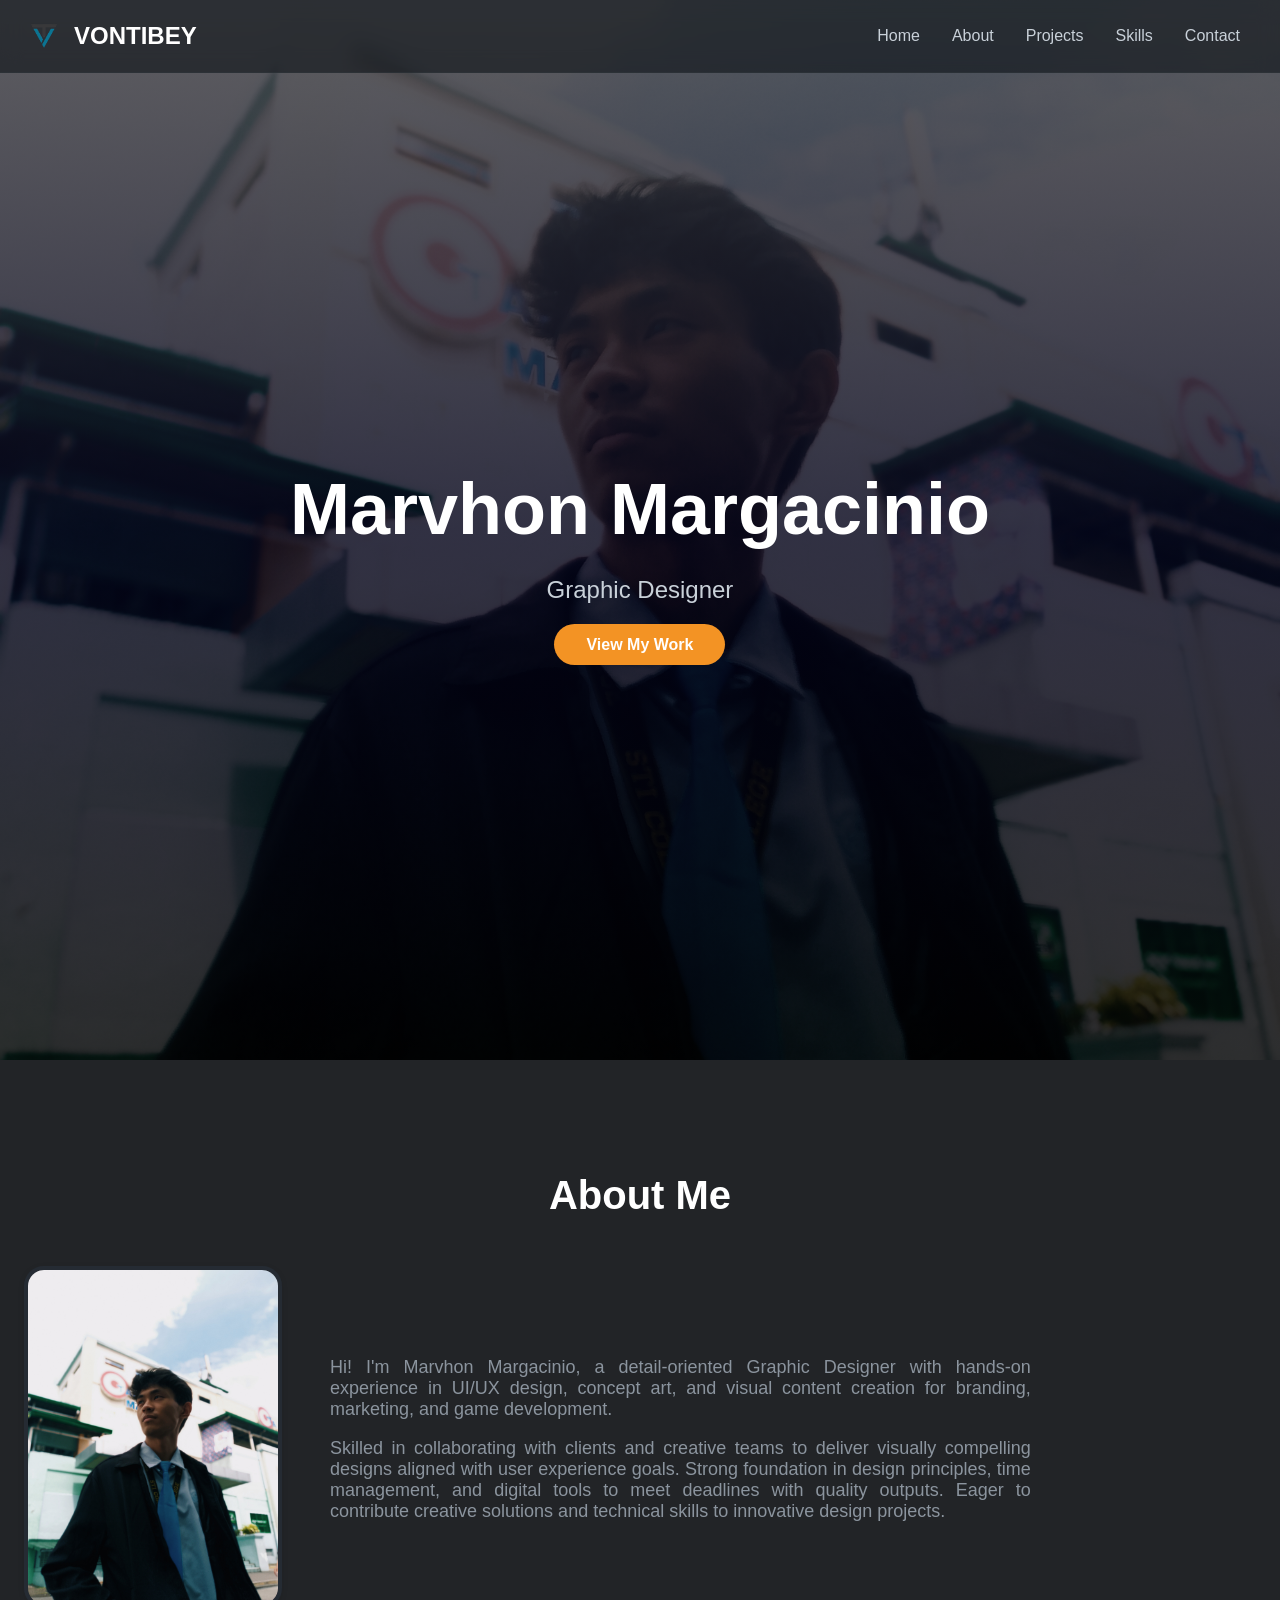
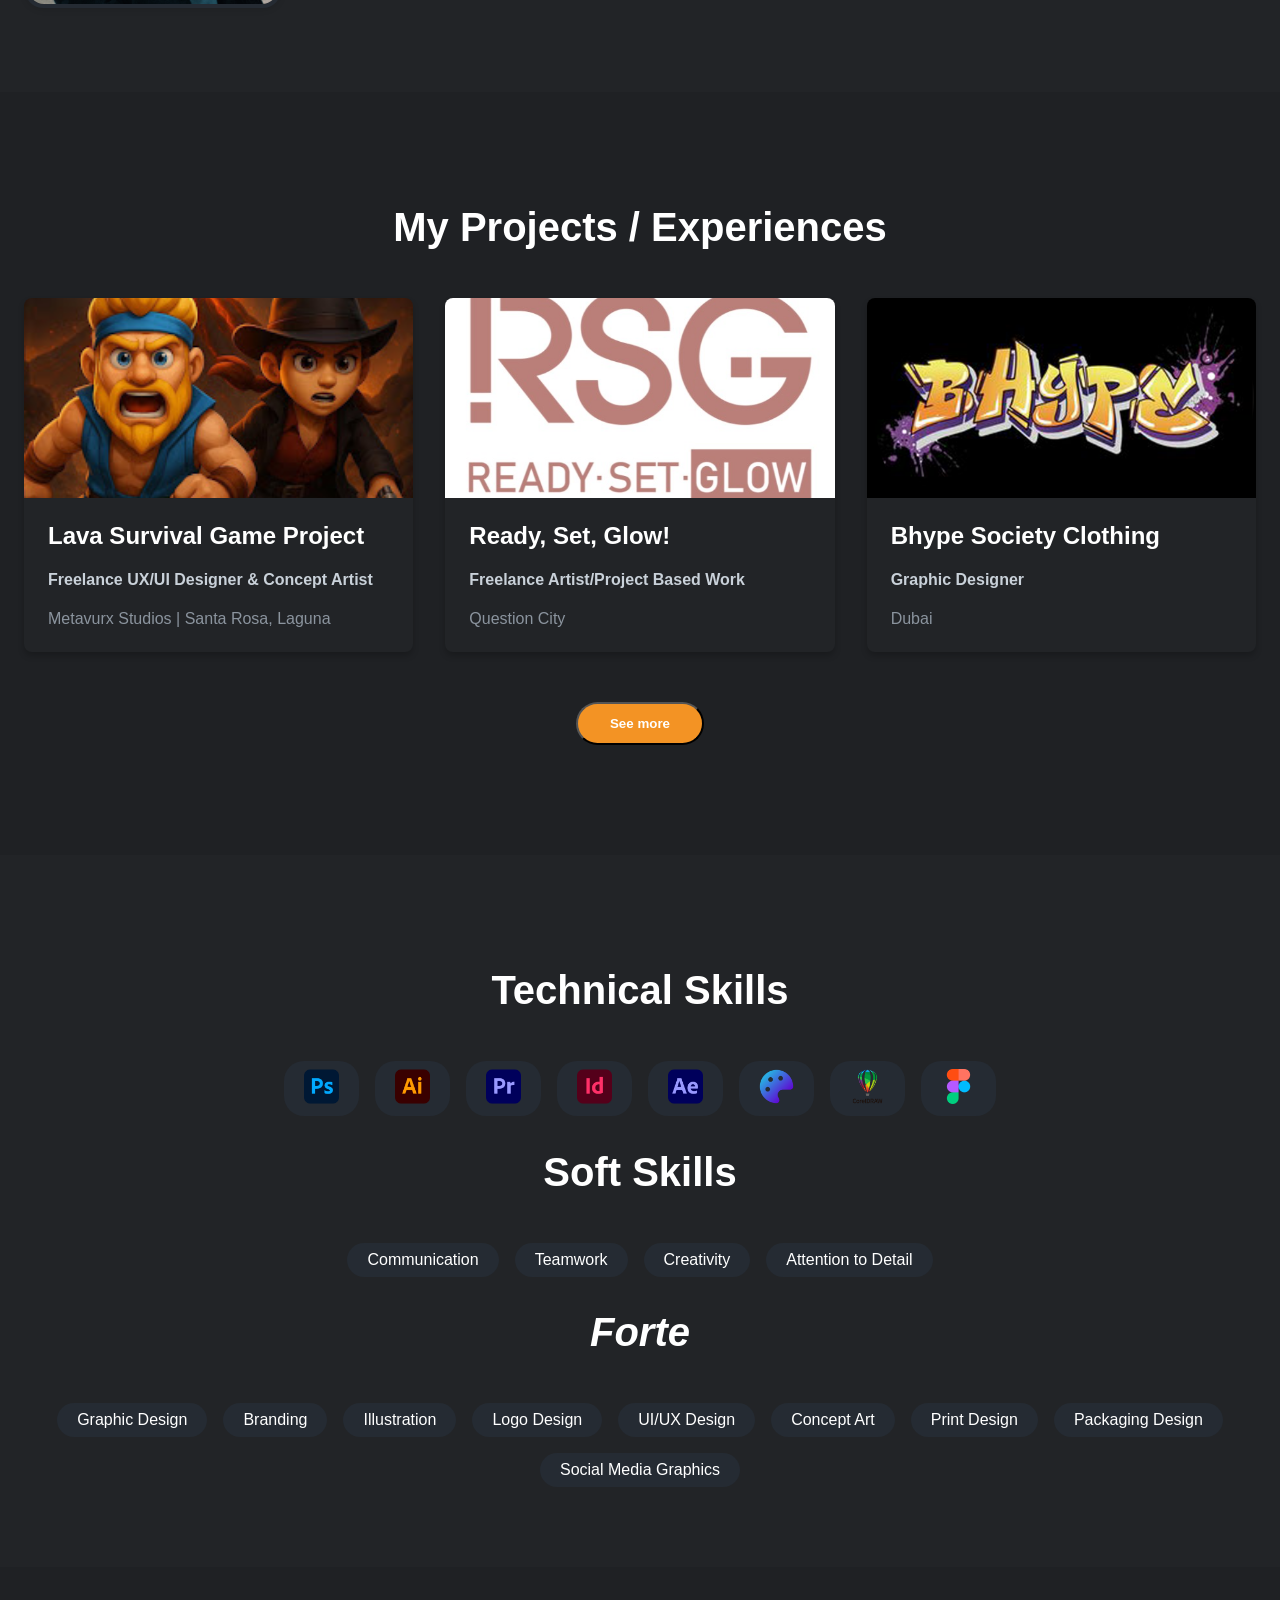
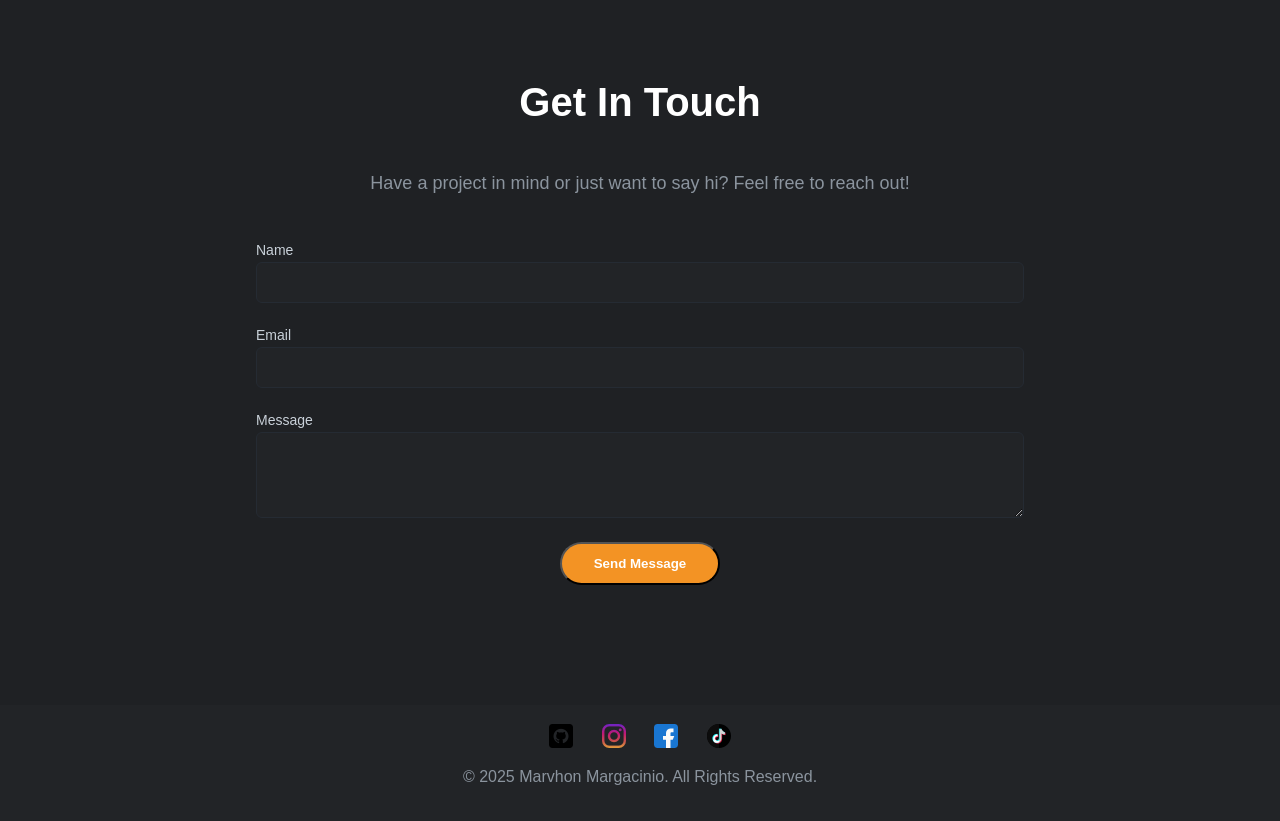
<file: index.html>
<!DOCTYPE html>
<html lang="en" class="scroll-smooth">

<head>
    <meta charset="UTF-8">
    <meta name="viewport" content="width=device-width, initial-scale=1.0">
    <title>Margacinio portfolio/Blog </title>
    <link rel="stylesheet" href="styles/style.css">
</head>

<body>

    <!-- Header & Navigation -->
    <header id="header">
        <div class="container">
            <div class="navbar">
                <div>
                  <a href="#" class="nav-brand"><img src="assets/no bg.png" class="logo"> VONTIBEY</a>
                </div>
                <nav class="nav-menu">
                    <a href="#home">Home</a>
                    <a href="#about">About</a>
                    <a href="#projects">Projects</a>
                    <a href="#skills">Skills</a>
                    <a href="#contact">Contact</a>
                </nav>
                <button id="mobile-menu-button" aria-label="Open Menu">
                    <svg class="w-6 h-6" fill="none" stroke="currentColor" viewBox="0 0 24 24"
                        xmlns="http://www.w3.org/2000/svg">
                        <path stroke-linecap="round" stroke-linejoin="round" stroke-width="2"
                            d="M4 6h16M4 12h16m-7 6h7"></path>
                    </svg>
                </button>
            </div>
            <!-- Mobile Menu -->
            <div id="mobile-menu">
                <a href="#home">Home</a>
                <a href="#about">About</a>
                <a href="#projects">Projects</a>
                <a href="#skills">Skills</a>
                <a href="#contact">Contact</a>
            </div>
        </div>
    </header>

    <main>
        <!-- Hero Section -->
        <section id="home">
            <div class="container">
                <h1 class="hero-title">Marvhon Margacinio</h1>
                <p class="hero-subtitle">Graphic Designer</p>
                <a href="#projects" class="cta-button">View My Work</a>
            </div>
        </section>

        <!-- About Section -->
        <section id="about" class="section-fade-in">
            <div class="container">
                <h2 class="section-title">About Me</h2>
                <div class="about-content">
                    <div class="about-image">
                        <img src="assets/vhon.jpg" alt="">
                    </div>
                    <div class="about-text">
                        <p>Hi! I'm Marvhon Margacinio, a detail-oriented Graphic Designer with hands-on experience in
                            UI/UX design,
                            concept art,
                            and visual content creation for branding, marketing, and game development.
                        </p>
                        <p>
                            Skilled in collaborating with
                            clients and creative teams to deliver visually compelling designs aligned with user
                            experience goals.
                            Strong foundation in design principles, time management, and digital tools to meet deadlines
                            with quality
                            outputs. Eager to contribute creative solutions and technical skills to innovative design
                            projects.

                        </p>
                    </div>
                </div>
            </div>
        </section>

        <!-- Projects Section -->
        <section id="projects" class="section-fade-in">
            <div class="container">
                <h2 class="section-title">My Projects / Experiences</h2>
                <div class="projects-grid">
                    <!-- Project Card 1 -->
                    <div class="project-card">
                        <div class="project-image">
                            <img src="assets/lavasurvival.jpg" alt="Project 1">
                            <div class="project-overlay">
                                <a href="projects.html#Lavasurvival" class="project-link">View</a>
                                <a href="projects.html#Lavasurvival" class="project-link">Details</a>
                            </div>
                        </div>
                        <div class="project-info">
                            <h3>Lava Survival Game Project</h3>
                            <h4>Freelance UX/UI Designer & Concept Artist</h4>
                            <p>Metavurx Studios | Santa Rosa, Laguna</p>
                        </div>
                    </div>
                    <!-- Project Card 2 -->
                    <div class="project-card">
                        <div class="project-image">
                            <img src="assets/rsg.jpg" alt="ready,set,glow">
                            <div class="project-overlay">
                                <a href="projects.html#RSG" class="project-link">View</a>
                                <a href="projects.html#RSG" class="project-link">Details</a>
                            </div>
                        </div>
                        <div class="project-info">
                            <h3>Ready, Set, Glow!</h3>
                            <h4>Freelance Artist/Project Based Work</h4>
                            <p>Question City</p>
                        </div>
                    </div>
                    <!-- Project Card 3 -->
                    <div class="project-card">
                        <div class="project-image">
                            <img src="assets/bhype.png" alt="Project 3" style="background-color: black;">
                            <div class="project-overlay">
                                <a href="projects.html#Bhype" class="project-link">View</a>
                                <a href="projects.html#Bhype" class="project-link">Details</a>
                            </div>
                        </div>
                        <div class="project-info">
                            <h3>Bhype Society Clothing</h3>
                            <h4>Graphic Designer</h4>
                            <p>Dubai</p>
                        </div>
                    </div>
                </div>
            </div>
            <div class="sm-button">
                <button class="cta-button"><a href="projects.html">See more</a></button>
            </div>
            
        </section>

        <!-- Skills Section -->
        <section id="skills" class="section-fade-in">
            <div class="container">
                <h2 class="section-title">Technical Skills</h2>
                <div class="skills-container">
                    <span class="tech-badge"><img src="assets/photoshop.png" alt="Photoshop"></span>
                    <span class="tech-badge"><img src="assets/illustrator.png" alt="Illustrator"></span>
                    <span class="tech-badge"><img src="assets/premiere-pro (1).png" alt="Premiere Pro"></span>
                    <span class="tech-badge"><img src="assets/indesign.png" alt="Indesign"></span>
                    <span class="tech-badge"><img src="assets/after-effects.png" alt="After Effects"></span>
                    <span class="tech-badge"><img src="assets/palette.png" alt="Canva"></span>
                    <span class="tech-badge"><img src="assets/coreldraw.png" alt="Corel Draw"></span>
                    <span class="tech-badge"><img src="assets/figma.png" alt="Figma"></span>
                </div>
                <div class="container">
                    <h2 class="section-title">Soft Skills</h2>
                    <div class="skills-container">
                        <span class="skill-badge">Communication</span>
                        <span class="skill-badge">Teamwork</span>
                        <span class="skill-badge">Creativity</span>
                        <span class="skill-badge">Attention to Detail</span>
                    </div>
                </div>
                <div class="container">
                    <h2 class="section-title" style="font-style: italic">Forte</h2>
                    <div class="skills-container"> 
                        <span class="skill-badge">Graphic Design</span>
                        <span class="skill-badge">Branding</span>
                        <span class="skill-badge">Illustration</span>
                        <span class="skill-badge">Logo Design</span>
                        <span class="skill-badge">UI/UX Design</span>
                        <span class="skill-badge">Concept Art</span>
                        <span class="skill-badge">Print Design</span>
                        <span class="skill-badge">Packaging Design</span>
                        <span class="skill-badge">Social Media Graphics</span>
                    </div>
                </div>
            </div>
            
        </section>



        <!-- Contact Section -->
        <section id="contact" class="section-fade-in">
            <div class="container">
                <h2 class="section-title">Get In Touch</h2>
                <p class="contact-intro">Have a project in mind or just want to say hi? Feel free to reach out!</p>
                <form id="contact-form" class="contact-form">
                    <div class="form-group">
                        <label for="name" class="form-label">Name</label>
                        <input type="text" id="name" name="name" required class="form-input">
                    </div>
                    <div class="form-group">
                        <label for="email" class="form-label">Email</label>
                        <input type="email" id="email" name="email" required class="form-input">
                    </div>
                    <div class="form-group">
                        <label for="message" class="form-label">Message</label>
                        <textarea id="message" name="message" rows="4" required class="form-textarea"></textarea>
                    </div>
                    <div class="form-submit">
                        <button type="submit" class="cta-button">Send Message</button>
                    </div>
                </form>
                <div id="form-message"></div>
            </div>
        </section>

    </main>

    <!-- Footer -->
    <footer>
        <div class="container">
            <div class="social-links">
                <a href="https://github.com/vonmrgcn20"><img src="assets/github.png" alt="GitHub"></a>
                <a href="https://www.instagram.com/von_mrgcn"><img src="assets/instagram.png" alt="Instagram"></a>
                <a href="https://www.facebook.com/vonmrgcn"><img src="assets/facebook.png" alt="Facebook"></a>
                <a href="#"><img src="assets/tiktok.png" alt="Tiktok"></a>
            </div>
            <p>&copy; 2025 Marvhon Margacinio. All Rights Reserved.</p>
        </div>
    </footer>


    <script src="js/main.js"></script>

</body>

</html>
</file>
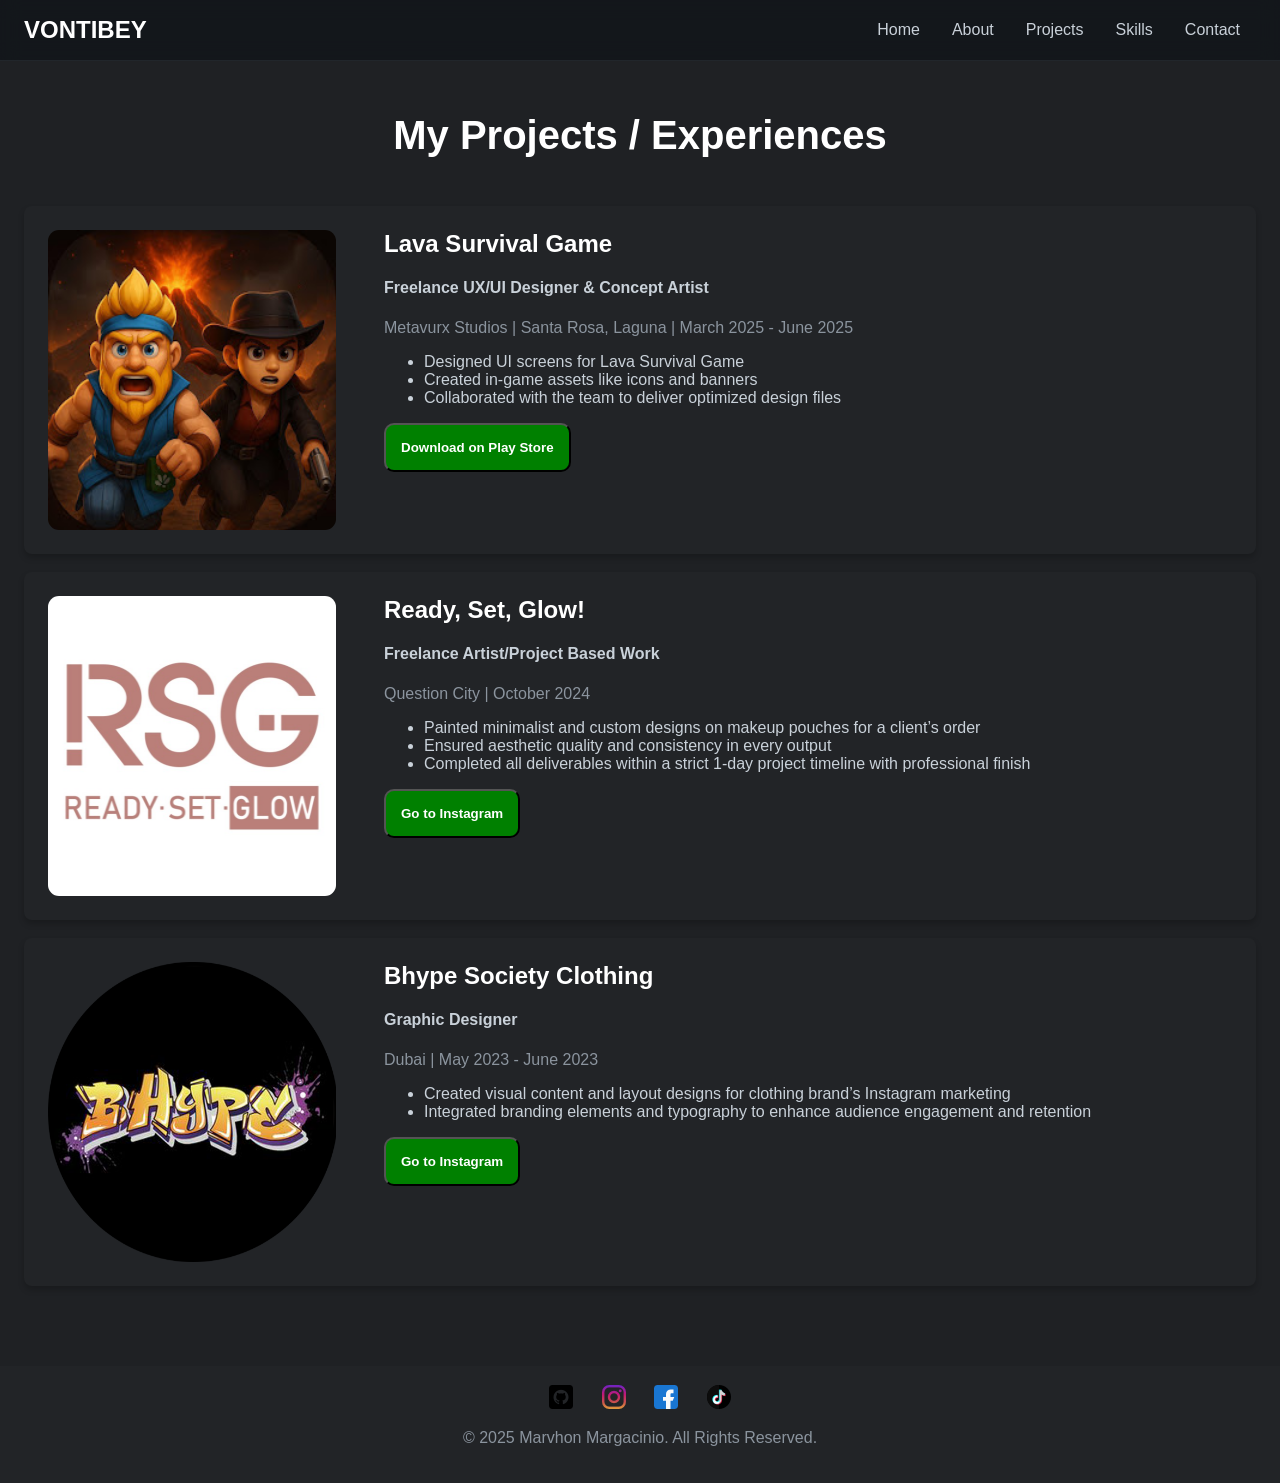
<file: projects.html>
<!DOCTYPE html>
<html lang="en" class="scroll-smooth">

<head>
    <meta charset="UTF-8">
    <meta name="viewport" content="width=device-width, initial-scale=1.0">
    <title>Margacinio portfolio/Blog </title>
    <link rel="stylesheet" href="styles/style.css">
</head>

<body>

    <!-- Header & Navigation -->
    <header id="header">
        <div class="container">
            <div class="navbar">
                <a href="#" class="nav-brand">VONTIBEY</a>
                <nav class="nav-menu">
                    <a href="index.html#home">Home</a>
                    <a href="index.html#about">About</a>
                    <a href="index.html#projects">Projects</a>
                    <a href="index.html#skills">Skills</a>
                    <a href="index.html#contact">Contact</a>
                </nav>
                <button id="mobile-menu-button" aria-label="Open Menu">
                    <svg class="w-6 h-6" fill="none" stroke="currentColor" viewBox="0 0 24 24"
                        xmlns="http://www.w3.org/2000/svg">
                        <path stroke-linecap="round" stroke-linejoin="round" stroke-width="2"
                            d="M4 6h16M4 12h16m-7 6h7"></path>
                    </svg>
                </button>
            </div>
            <!-- Mobile Menu -->
            <div id="mobile-menu">
                <a href="index.html#home">Home</a>
                <a href="index.html#about">About</a>
                <a href="index.html#projects">Projects</a>
                <a href="index.html#skills">Skills</a>
                <a href="index.html#contact">Contact</a>
            </div>
        </div>
    </header>

    <main>
        <!-- Projects Section -->
        <section id="projects" class="section-fade-in">
            <div class="container">
                <h2 class="section-title">My Projects / Experiences</h2>
                <div>
                    <div class="card" id="Lavasurvival">
                        <img src="assets/lavasurvival.jpg" alt="Project 1">
                        <div class="project-info">
                            <h3>Lava Survival Game</h3>
                            <h4>Freelance UX/UI Designer & Concept Artist</h4>
                            <p>Metavurx Studios | Santa Rosa, Laguna | March 2025 - June 2025</p>
                            <ul>
                                <li>Designed UI screens for Lava Survival Game
                                </li>
                                <li>Created in-game assets like icons and banners</li>
                                <li>Collaborated with the team to deliver optimized design files
                                </li>
                            </ul>
                            <div>
                                <button class="org-button"><a
                                        href="https://play.google.com/store/apps/details?id=com.gamelegendstudio.lavasurvival&hl=en">Download
                                        on Play Store</a></button>
                            </div>
                        </div>
                    </div>
                    <br>
                    <div class="card" id="RSG">
                        <img src="assets/rsg.jpg" alt="Project 2">
                        <div class="project-info">
                            <h3>Ready, Set, Glow!</h3>
                            <h4>Freelance Artist/Project Based Work</h4>
                            <p>Question City | October 2024</p>
                            <ul>
                                <li>Painted minimalist and custom designs on makeup pouches for a client’s order
                                </li>
                                <li>Ensured aesthetic quality and consistency in every output</li>
                                <li>Completed all deliverables within a strict 1-day project timeline with professional finish</li>
                            </ul>
                            <div>
                                <button class="org-button"><a
                                        href="https://www.instagram.com/explore/search/keyword/?q=%23loveyoubylovi">Go to Instagram</a></button>
                            </div>
                        </div>
                    </div>
                    <br>
                    <div class="card" id="Bhype">
                        <img src="assets/bhype.png" alt="Project 3">
                        <div class="project-info">
                            <h3>Bhype Society Clothing</h3>
                            <h4>Graphic Designer</h4>
                            <p>Dubai | May 2023 - June 2023</p>
                            <ul>
                                <li>Created visual content and layout designs for clothing brand’s Instagram marketing
                                </li>
                                <li>Integrated branding elements and typography to enhance audience engagement
and retention</li>
                            </ul>
                            <div>
                                <button class="org-button"><a
                                        href="https://www.instagram.com/bhype_dxb">Go to Instagram</a></button>
                            </div>
                        </div>
                    </div>
                </div>
        </section>
    </main>

    <!-- Footer -->
    <footer>
        <div class="container">
            <div class="social-links">
                <a href="https://github.com/vonmrgcn20"><img src="assets/github.png" alt="GitHub"></a>
                <a href="https://www.instagram.com/von_mrgcn"><img src="assets/instagram.png" alt="Instagram"></a>
                <a href="https://www.facebook.com/vonmrgcn"><img src="assets/facebook.png" alt="Facebook"></a>
                <a href="#"><img src="assets/tiktok.png" alt="Tiktok"></a>
            </div>
            <p>&copy; 2025 Marvhon Margacinio. All Rights Reserved.</p>
        </div>
    </footer>


    <script src="js/main.js"></script>

</body>

</html>
</file>
<file: styles/style.css>
:root {
    --bg-dark-primary: #222427;
    --bg-dark-secondary: #1f2124;
    --text-primary: #c9d1d9;
    --text-secondary: #8b949e;
    --border-color: #252b33;
    --brand-color: #f39324;
    --brand-color-hover: #f39324;
}

html {
    scroll-behavior: smooth;
}

body {
    font-family: 'Inter', sans-serif;
    background-color: var(--bg-dark-primary);
    color: var(--text-primary);
    margin: 0;
    -webkit-font-smoothing: antialiased;
    -moz-osx-font-smoothing: grayscale;
}

img.logo {
    height: 40px;  
    width: auto;  
    margin-right: 10px;
}
/* --- Utility & Layout --- */
.container {
    max-width: 1280px;
    margin-left: auto;
    margin-right: auto;
    padding-left: 1.5rem;
    padding-right: 1.5rem;
}

section {
    padding-top: 5rem;
    padding-bottom: 5rem;
}

/* --- Header & Navigation --- */
#header {
    position: fixed;
    top: 0;
    left: 0;
    right: 0;
    z-index: 50;
    transition: background-color 0.3s ease-in-out;
    background: rgba(13, 17, 23, 0.6);
    backdrop-filter: blur(10px);
    border-bottom: 1px solid rgba(48, 54, 61, 0.5);
}

#header.scrolled {
    background: rgba(13, 17, 23, 0.9);
}

.navbar {
    display: flex;
    justify-content: space-between;
    align-items: center;
    padding-top: 1rem;
    padding-bottom: 1rem;
}

.nav-brand {
    display: flex;
    align-items: center;

    font-size: 1.5rem;
    font-weight: 700;
    color: white;      
    text-decoration: none;
}

.nav-menu {
    display: none;
}

.nav-menu a {
    color: var(--text-primary);
    text-decoration: none;
    transition: color 0.2s ease;
    margin: 0 1rem;
}

.nav-menu a:hover {
    color: white;
}

#mobile-menu-button {
    background: none;
    border: none;
    color: white;
    cursor: pointer;
}

#mobile-menu {
    display: none;
    padding-bottom: 1rem;
}

#mobile-menu a {
    display: block;
    padding: 0.5rem 0;
    color: var(--text-primary);
    text-decoration: none;
}

/* --- Hero Section --- */
#home {
    min-height: 100vh;
    display: flex;
    align-items: center;
    justify-content: center;
    text-align: center;
    background-image: linear-gradient(to bottom, rgba(59, 59, 63, 0.8) 0%, rgba(2, 2, 24, 0.8), rgba(0, 0, 0, 0.8) 100%), url('assets/vhon.jpg');
    background-size: cover;
    background-position: center;
}

.hero-title {
    font-size: 3rem;
    font-weight: 700;
    color: white;
    margin-bottom: 1rem;
    line-height: 1.2;
}

.hero-subtitle {
    font-size: 1.25rem;
    color: var(--text-primary);
    margin-bottom: 2rem;
}

.cta-button {
    background-color: var(--brand-color);
    color: white;
    font-weight: 700;
    padding: 0.75rem 2rem;
    border-radius: 9999px;
    text-decoration: none;
    transition: background-color 0.3s;
}

.sm-button {
    margin-top: 20px;
    text-align: center;
    padding: 30px;
}

.org-button {
    background-color: green;
    font-weight: 700;
    padding: 15px;
    border-radius: 10px;
    text-decoration: none;
    transition: background-color 0.3s;
}

.cta-button:hover {
    background-color: var(--brand-color-hover);
}

.org-button a {
    text-decoration: none;
    color: white;
}

.sm-button a {
    text-decoration: none;
    color: white;
}

.cta-button:hover {
    background-color: var(--brand-color-hover);
}

/* --- About Section --- */
.section-title {
    font-size: 2.5rem;
    font-weight: 700;
    text-align: center;
    color: white;
    margin-bottom: 3rem;
}

.about-content {
    display: flex;
    flex-direction: column;
    align-items: center;
    gap: 3rem;
}

.about-image img {
    max-width: 250px;
    border-radius: 20px;
    border: 4px solid var(--border-color);
    box-shadow: 0 2px 6px rgba(0, 0, 0, 0.1);
}

.about-text {
    font-size: 1.125rem;
    color: var(--text-secondary);
    max-width: 70ch;
    text-align: justify;
    /* Improves readability */
}

.about-text p {
    margin-bottom: 1rem;
}

/* --- Projects Section --- */
#projects {
    background-color: var(--bg-dark-secondary);
}

.projects-grid {
    display: grid;
    grid-template-columns: 1fr;
    gap: 2rem;
}

.project-card {
    background-color: var(--bg-dark-primary);
    border-radius: 0.5rem;
    overflow: hidden;
    box-shadow: 0 4px 6px rgba(0, 0, 0, 0.2);
    transition: transform 0.3s ease;
}

.project-card:hover {
    transform: translateY(-5px);
}

.card {
    background-color: var(--bg-dark-primary);
    border-radius: 0.5rem;
    box-shadow: 0 4px 6px rgba(0, 0, 0, 0.2);
    display: flex;
    flex-direction: row;
}

.card img {
    padding: 1.5rem;
    border-radius: 35px;
    width: 288px;
    height: 300px;
}

.project-image {
    position: relative;
}

.project-image img {
    width: 100%;
    height: 200px;
    object-fit: cover;
    display: block;
}

.project-overlay {
    position: absolute;
    inset: 0;
    background-color: rgba(0, 0, 0, 0.6);
    display: flex;
    align-items: center;
    justify-content: center;
    opacity: 0;
    transition: opacity 0.3s ease;
}

.project-card:hover .project-overlay {
    opacity: 1;
}

.project-link {
    color: white;
    border: 1px solid white;
    padding: 0.5rem 1rem;
    border-radius: 0.25rem;
    text-decoration: none;
    margin: 0 0.5rem;
    transition: background-color 0.2s, color 0.2s;
}

.project-link:hover {
    background-color: white;
    color: black;
}

.project-info {
    padding: 1.5rem;
}

.project-info h3 {
    font-size: 1.5rem;
    font-weight: 700;
    color: white;
    margin: 0 0 0.5rem 0;
}

.project-info p {
    color: var(--text-secondary);
    margin: 0;
}

/* --- Skills Section --- */
.skills-container {
    display: flex;
    flex-wrap: wrap;
    justify-content: center;
    gap: 1rem;
}

.skill-badge {
    background-color: var(--border-color);
    color: white;
    font-size: 1rem;
    font-weight: 500;
    padding: 0.5rem 1.25rem;
    border-radius: 9999px;
    transition: transform 0.2s ease-in-out, background-color 0.2s ease-in-out;
}

.tech-badge img {
    width: 35px;
    height: 35px;
    object-fit: contain;


}

.tech-badge {
    background-color: var(--border-color);
    color: white;
    font-size: 1rem;
    font-weight: 500;
    border-radius: 20px;
    padding: 0.5rem 1.25rem;
    transition: transform 0.2s ease-in-out, background-color 0.2s ease-in-out;
}

.tech-badge:hover {
    transform: scale(1.1);
    background-color: var(--brand-color);
}

.skill-badge:hover {
    transform: scale(1.1);
    background-color: var(--brand-color);
}

/* --- Contact Section --- */
#contact {
    background-color: var(--bg-dark-secondary);
}

.contact-intro {
    text-align: center;
    color: var(--text-secondary);
    font-size: 1.125rem;
    margin-bottom: 3rem;
}

.contact-form {
    max-width: 768px;
    margin: 0 auto;
}

.form-group {
    margin-bottom: 1.5rem;
}

.form-label {
    display: block;
    margin-bottom: 0.25rem;
    font-size: 0.875rem;
    font-weight: 500;
    color: var(--text-primary);
}

.form-input,
.form-textarea {
    display: block;
    width: 100%;
    background-color: var(--bg-dark-primary);
    border: 1px solid var(--border-color);
    border-radius: 0.375rem;
    padding: 0.75rem 1rem;
    color: white;
    box-sizing: border-box;
    transition: border-color 0.2s, box-shadow 0.2s;
}

.form-input:focus,
.form-textarea:focus {
    outline: none;
    border-color: var(--brand-color);
}

.form-textarea {
    resize: vertical;
}

.form-submit {
    text-align: center;
}

#form-message {
    margin-top: 1rem;
    text-align: center;
    height: 1.5rem;
    /* Reserve space to prevent layout shift */
}

/* --- Footer --- */
footer {
    background-color: var(--bg-dark-primary);
    padding: 1.2rem 0;
    text-align: center;
    color: var(--text-secondary);
}

.social-links {
    margin-bottom: 1rem;
}

.social-links a {
    margin: 0 0.75rem;
    color: var(--text-secondary);
    text-decoration: none;
    transition: color 0.2s;
}

.social-links a:hover {
    color: white;
}

/* --- Animations --- */
.section-fade-in {
    opacity: 0;
    transform: translateY(20px);
    transition: opacity 0.6s ease-out, transform 0.6s ease-out;
}

.section-fade-in.visible {
    opacity: 1;
    transform: translateY(0);
}

/* --- Responsive Design --- */
@media (min-width: 768px) {
    .nav-menu {
        display: flex;
    }

    #mobile-menu-button {
        display: none;
    }

    .hero-title {
        font-size: 4.5rem;
    }

    .hero-subtitle {
        font-size: 1.5rem;
    }

    .about-content {
        flex-direction: row;
        text-align: left;
    }

    .projects-grid {
        grid-template-columns: repeat(2, 1fr);
    }
}

@media (min-width: 1024px) {
    .projects-grid {
        grid-template-columns: repeat(3, 1fr);
    }
}
</file>
